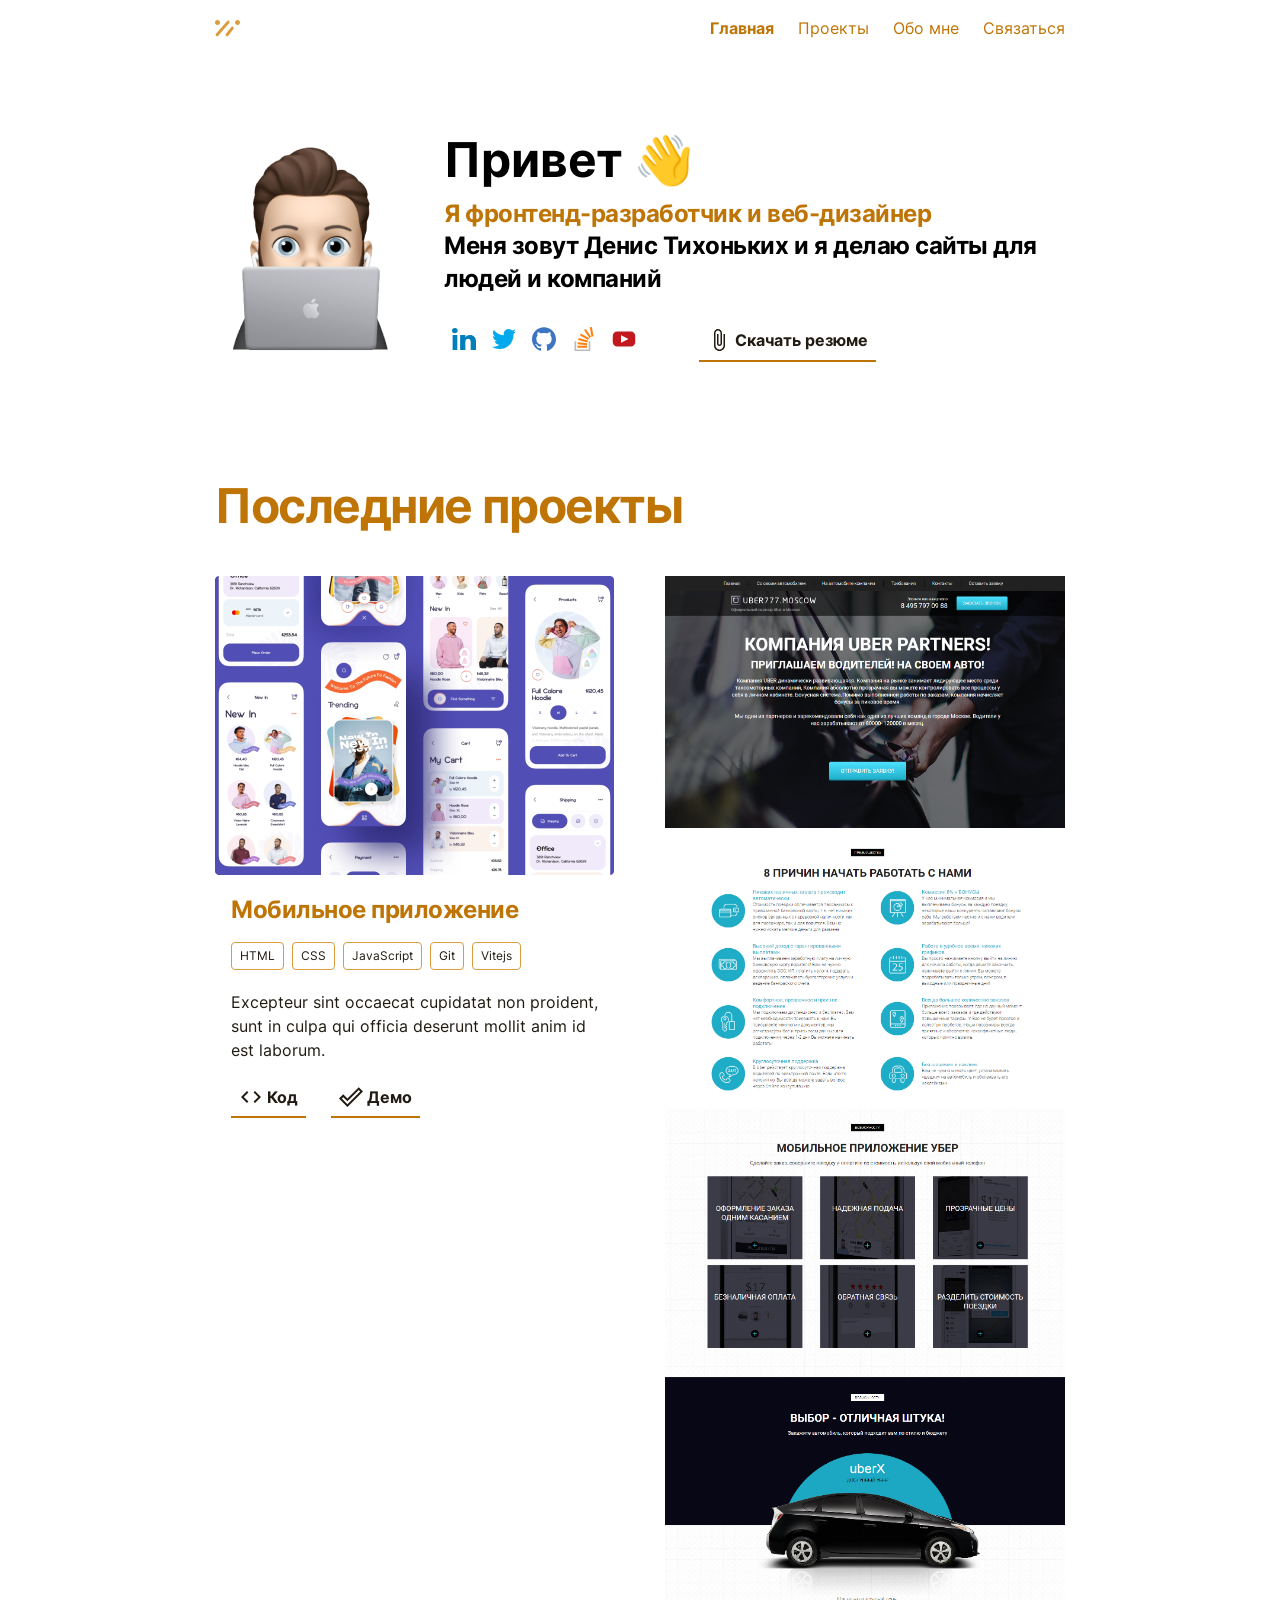
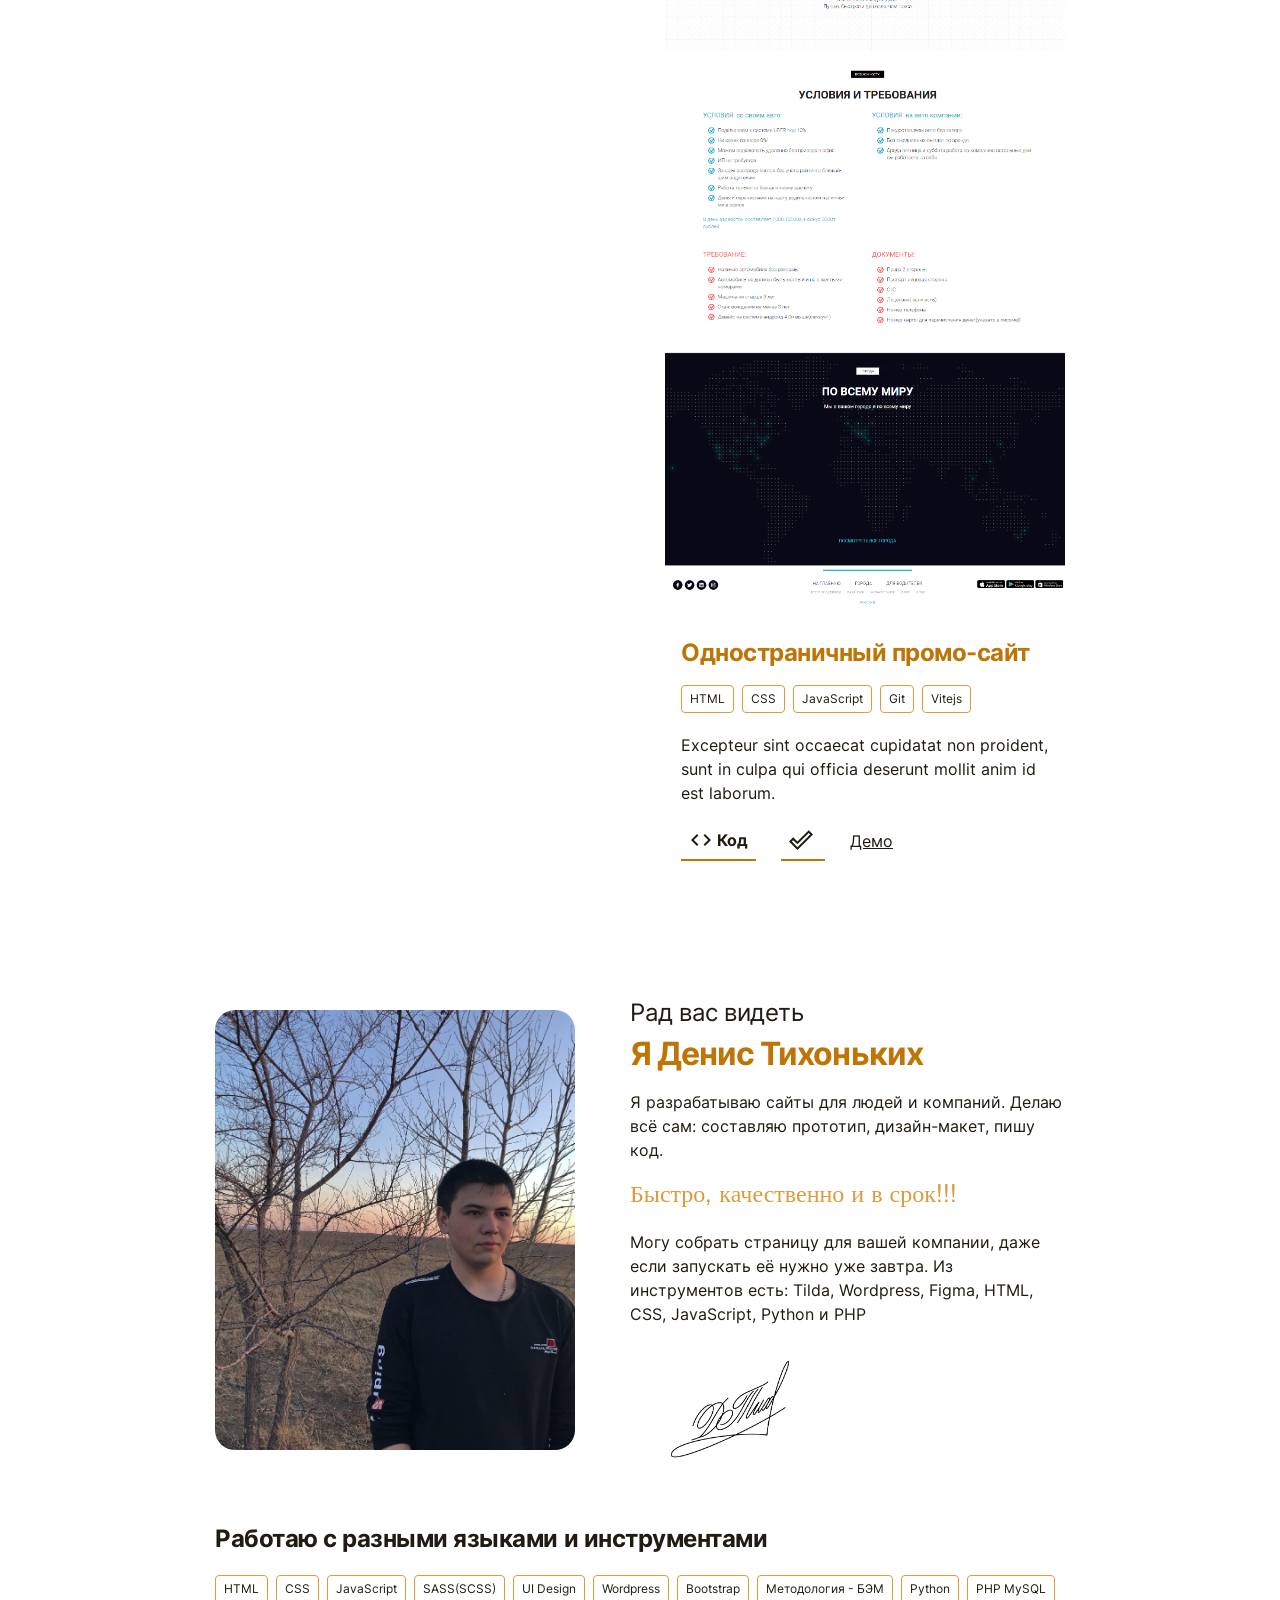
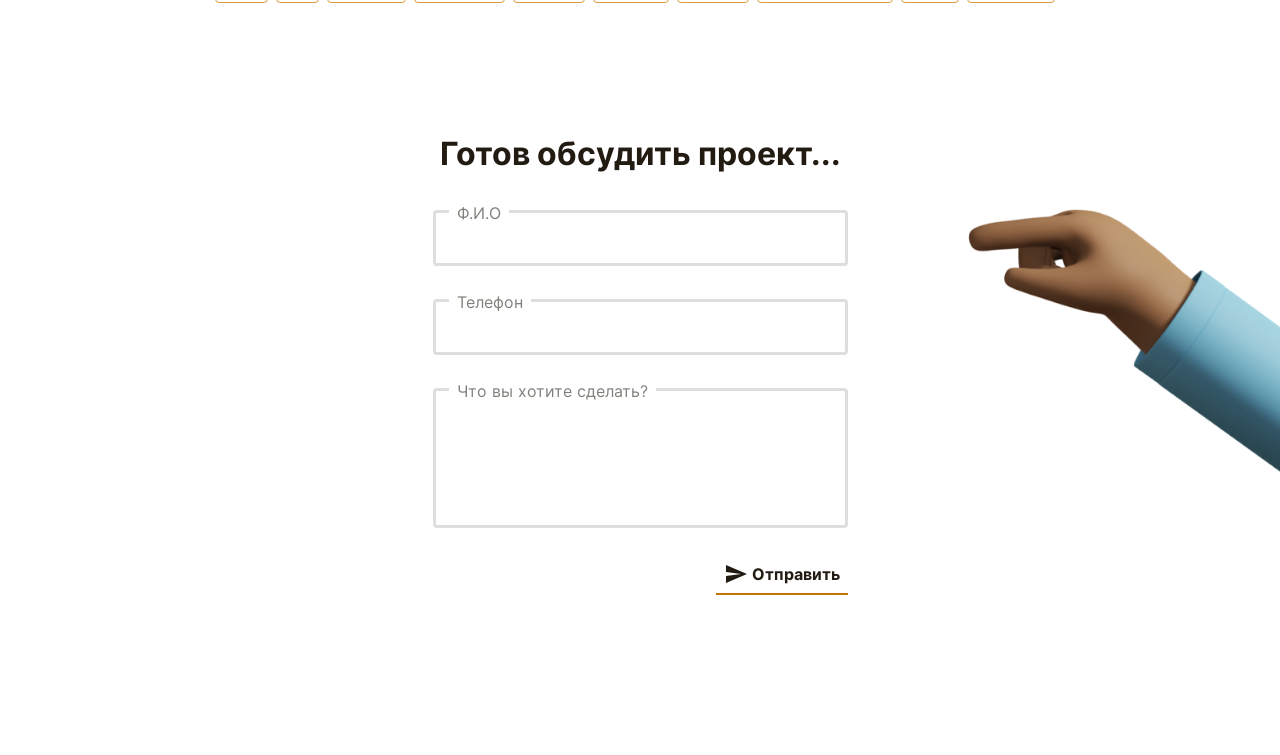
<file: index.html>
<!DOCTYPE html>
<html lang="ru">

<head>
	<meta charset="UTF-8">
	<meta name="viewport" content="width=device-width, initial-scale=1.0">
	<link rel="stylesheet" href="css/fonts.css">
	<link rel="stylesheet" href="css/normalize.css">
	<link rel="stylesheet" href="css/style.css">
	<link rel="icon" href="img/Icons/favicon.ico">
	<title>Денис Тихоньких - frontend-разработчик, фрилансер</title>
</head>

<body>
	<div class="wrapper">
		<div class="navbar">
			<div class="navbar__container _container">
				<img src="img/Union.svg" alt="union" class="header__image">
				<div class="navbar__burger">
					<span></span>
					<span></span>
					<span></span>
				</div>
				<nav class="navbar__menu">
					<ul class="navbar__menu-list">
						<li class="navbar__menu-item"><a href="#main" class="navbar__menu-link active">Главная</a></li>
						<li class="navbar__menu-item"><a href="#portfolio" class="navbar__menu-link">Проекты</a></li>
						<li class="navbar__menu-item"><a href="#developer" class="navbar__menu-link">Обо мне</a></li>
						<li class="navbar__menu-item"><a href="#feedback" class="navbar__menu-link">Связаться</a></li>
					</ul>
				</nav>
			</div>
		</div>
		<!-- .|navbar -->

		<header class="header" id="main">
			<div class="header__container _container">
				<img src="img/sticker 1.png" alt="Денис Тихоньких" class="header__photo">
				<!-- /.header__photo -->
				<div class="header__text">
					<strong class="header__text-strong">Привет 👋</strong>
					<h1 class="header__text-title"><span class="header__text-color">Я фронтенд-разработчик и
							веб-дизайнер</span> <br> Меня зовут Денис Тихоньких и я делаю сайты для людей и компаний</h1>
					<div class="header__text-links">
						<ul class="header__text-list">
							<li class="header__text-item"><a href="#" class="header__text-link"><img
										src="img/Icons/linkedin.svg" alt="linkedin"></a></li>
							<li class="header__text-item"><a href="#" class="header__text-link"><img
										src="img/Icons/twitter.svg" alt="twitter"></a></li>
							<li class="header__text-item"><a href="#" class="header__text-link"><img src="img/Icons/github.svg"
										alt="github"></a></li>
							<li class="header__text-item"><a href="#" class="header__text-link"><img
										src="img/Icons/stackoverflow.svg" alt="stackoverflow"></a></li>
							<li class="header__text-item"><a href="#" class="header__text-link"><img
										src="img/Icons/youtube.svg" alt="youtube"></a></li>
						</ul>
						<a href="resume.pdf" class="download" download>
							<img src="img/Icons/download.svg" alt="download" class="download-icon">
							<span class="download-text">Скачать резюме</span>
						</a>
					</div>
				</div>
				<!-- /.header__text -->
			</div>
		</header>
		<!-- /.header -->

		<section class="portfolio" id="portfolio">
			<div class="portfolio__container _container">
				<h2 class="portfolio__title">Последние проекты</h2>
				<div class="portfolio__cards">
					<div class="portfolio__cards-card">
						<img src="img/portfolio/image 01.png" alt="Мобильное приложение" class="portfolio__cards-image">
						<div class="portfolio__cards-wrapper">
							<h3 class="portfolio__cards-title">Мобильное приложение</h3>
							<ul class="portfolio__tags">
								<li class="portfolio__tags-item"><a href="#" class="portfolio__tags-link">HTML</a></li>
								<li class="portfolio__tags-item"><a href="#" class="portfolio__tags-link">CSS</a></li>
								<li class="portfolio__tags-item"><a href="#" class="portfolio__tags-link">JavaScript</a></li>
								<li class="portfolio__tags-item"><a href="#" class="portfolio__tags-link">Git</a></li>
								<li class="portfolio__tags-item"><a href="#" class="portfolio__tags-link">Vitejs</a></li>
							</ul>
							<p class="portfolio__cards-text">Excepteur sint occaecat cupidatat non proident, sunt in culpa qui
								officia deserunt mollit anim id est laborum.</p>
							<div class="portfolio__cards-buttons">
								<a href="#" class="portfolio__cards-button">
									<img src="img/Icons/code.svg" alt="code" class="portfolio__cards-icon">
									<span class="portfolio__cards-text">Код</span>
								</a>
								<a href="#" class="portfolio__cards-button">
									<img src="img/Icons/demo.svg" alt="demo" class="portfolio__cards-icon">
									<span class="portfolio__cards-text">Демо</span>
								</a>
							</div>
						</div>
					</div>
					<div class="portfolio__cards-card">
						<img src="img/portfolio/_G__WEB_Project_Uber_index.html.png" alt="Адаптивная вёрстка сайта на bootstrap 4" class="portfolio__cards-image">
						<div class="portfolio__cards-wrapper">
							<h3 class="portfolio__cards-title">Одностраничный промо-сайт</h3>
							<ul class="portfolio__tags">
								<li class="portfolio__tags-item"><a href="#" class="portfolio__tags-link">HTML</a></li>
								<li class="portfolio__tags-item"><a href="#" class="portfolio__tags-link">CSS</a></li>
								<li class="portfolio__tags-item"><a href="#" class="portfolio__tags-link">JavaScript</a></li>
								<li class="portfolio__tags-item"><a href="#" class="portfolio__tags-link">Git</a></li>
								<li class="portfolio__tags-item"><a href="#" class="portfolio__tags-link">Vitejs</a></li>
							</ul>
							<p class="portfolio__cards-text">Excepteur sint occaecat cupidatat non proident, sunt in culpa qui
								officia deserunt mollit anim id est laborum.</p>
							<div class="portfolio__cards-buttons">
								<a href="#" class="portfolio__cards-button">
									<img src="img/Icons/code.svg" alt="code" class="portfolio__cards-icon">
									<span class="portfolio__cards-text">Код</span>
								</a>
								<a href="#" class="portfolio__cards-button">
									<img src="img/Icons/demo.svg" alt="demo" class="portfolio__cards-icon">
									<a href="Project/Uber/index.html" class="portfolio__cards-text">Демо</a>
								</a>
							</div>
						</div>
					</div>
				</div>
			</div>
		</section>
		<!-- /.portfolio -->

		<section class="developer" id="developer">
			<div class="developer__container _container">
				<img src="img/developer-photo.jpg" alt="Денис Тихоньких" class="developer__photo">
				<div class="developer__about">
					<span class="developer__about-hello">Рад вас видеть</span>
					<h2 class="developer__about-title">Я Денис Тихоньких</h2>
					<p class="developer__about-text">Я разрабатываю сайты для людей и компаний. Делаю всё сам: составляю
						прототип, дизайн-макет, пишу код.</p>
					<span class="motto">Быстро, качественно и в срок!!!</span>
					<p class="developer__about-text">Могу собрать страницу для вашей компании, даже если запускать её нужно
						уже завтра. Из инструментов есть:
						Tilda, Wordpress, Figma, HTML, CSS, JavaScript, Python и PHP</p>
					<img src="img/Подпись.png" alt="Подпись" class="developer__about-sign">
				</div>
			</div>
		</section>
		<!-- /.developer -->

		<section class="skills" id="skills">
			<div class="skills__container _container">
				<h2 class="skills__title">Работаю с разными языками и инструментами</h2>
				<ul class="portfolio__tags skills__tags">
					<li class="portfolio__tags-item"><a href="#" class="portfolio__tags-link">HTML</a></li>
					<li class="portfolio__tags-item"><a href="#" class="portfolio__tags-link">CSS</a></li>
					<li class="portfolio__tags-item"><a href="#" class="portfolio__tags-link">JavaScript</a></li>
					<li class="portfolio__tags-item"><a href="#" class="portfolio__tags-link">SASS(SCSS)</a></li>
					<li class="portfolio__tags-item"><a href="#" class="portfolio__tags-link">UI Design</a></li>
					<li class="portfolio__tags-item"><a href="#" class="portfolio__tags-link">Wordpress</a></li>
					<li class="portfolio__tags-item"><a href="#" class="portfolio__tags-link">Bootstrap</a></li>
					<li class="portfolio__tags-item"><a href="#" class="portfolio__tags-link">Методология - БЭМ</a></li>
					<li class="portfolio__tags-item"><a href="#" class="portfolio__tags-link">Python</a></li>
					<li class="portfolio__tags-item"><a href="#" class="portfolio__tags-link">PHP MySQL</a></li>
				</ul>
			</div>
		</section>
		<!-- /.skills -->

		<section class="feedback" id="feedback">
			<img src="img/hand.png" alt="hand__bg" class="feedback__bg">
			<div class="feedback__container _container">
				<h2 class="feedback__title">Готов обсудить проект...</h2>
				<form action="#" class="form">
					<div class="form__group">
						<label class="form__group-label" for="userName">Ф.И.О</label>
						<input type="text" id="userName" name="client_name" class="form__group-input">
					</div>
					<div class="form__group">
						<label class="form__group-label" for="userPhone">Телефон</label>
						<input type="text" id="userPhone" name="client_phone" class="form__group-input">
					</div>
					<div class="form__group">
						<label class="form__group-label" for="userMessage">Что вы хотите сделать?</label>
						<textarea id="userMessage" cols="1000" rows="30" name="client_message" class="form__group-input form__group-text"></textarea>
					</div>
					<div class="button-group">
						<button type="submit" class="submit-button">
							<img src="img/Icons/send.svg" alt="send-icon" class="download-icon">
							<span class="download-text">Отправить</span>
						</button>
					</div>
				</form>
			</div>
		</section>

	</div>

	<script src="js/main.js"></script>
</body>

</html>
</file>
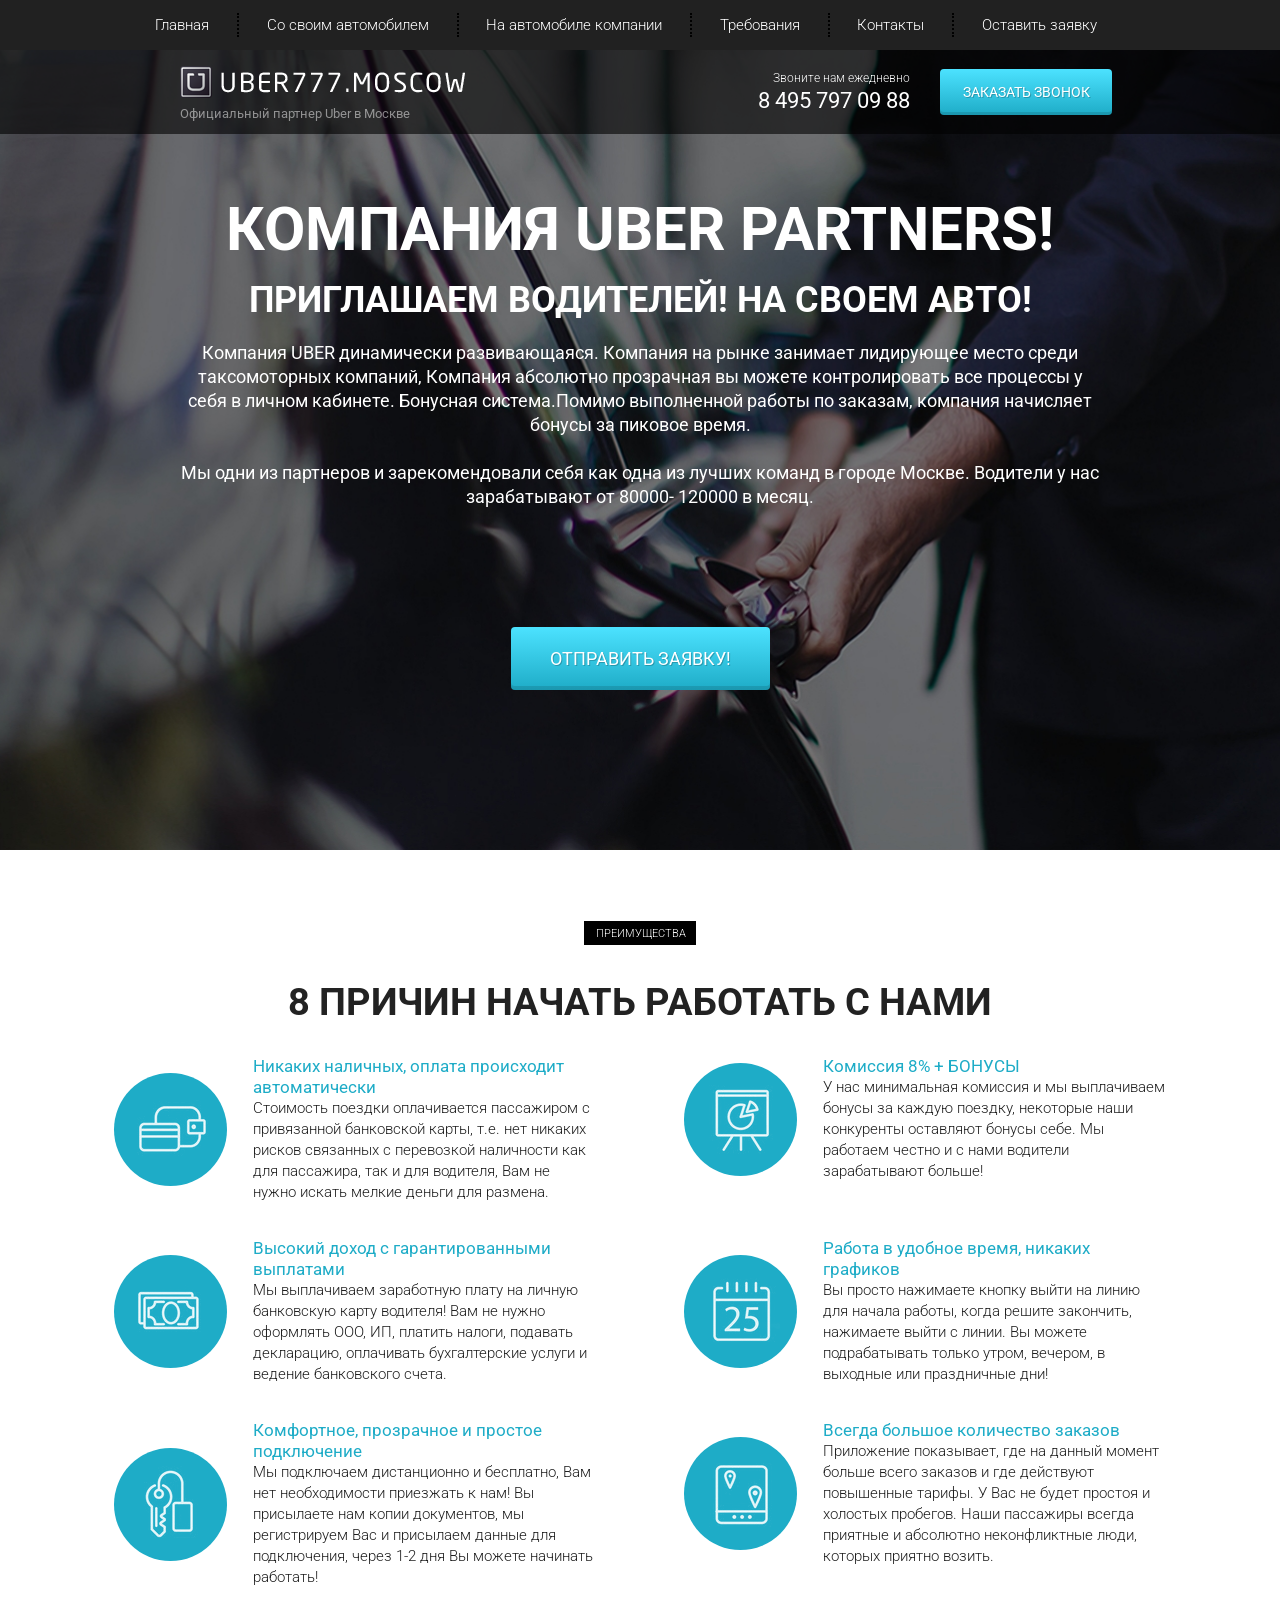
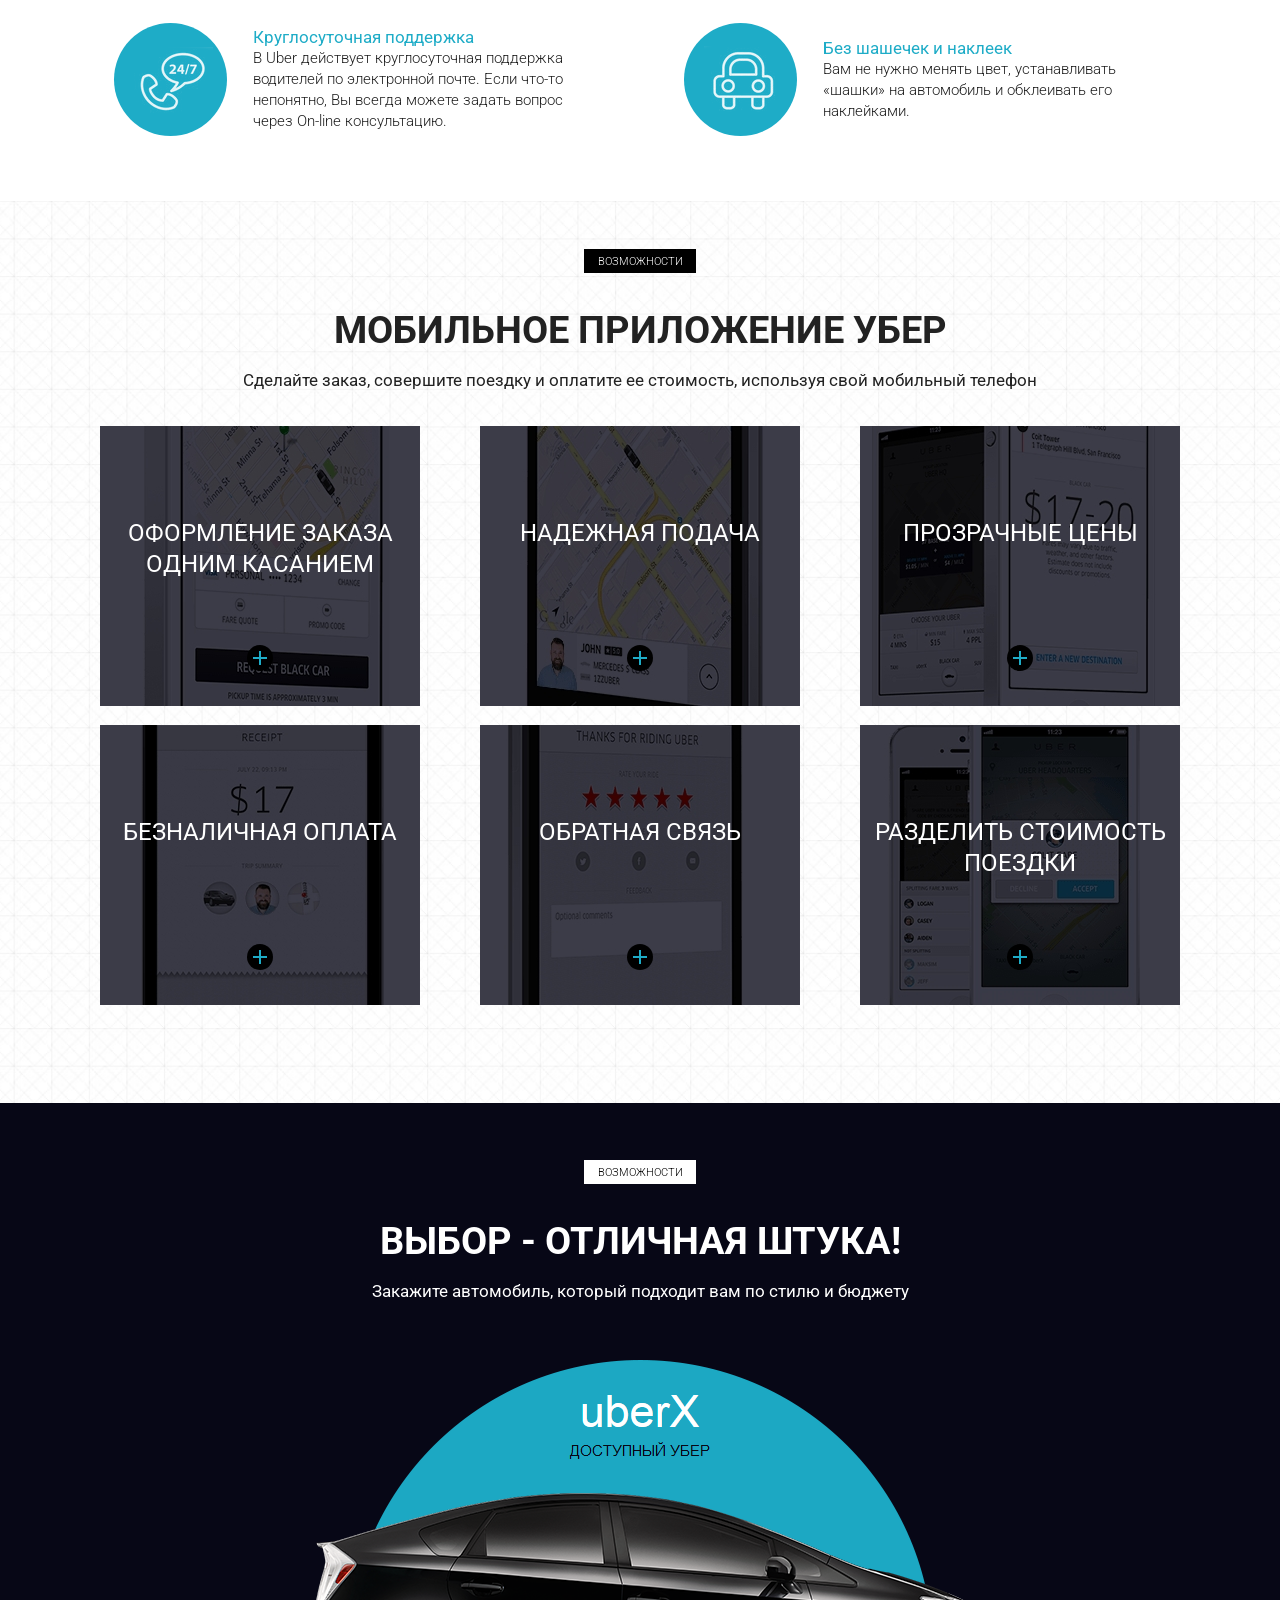
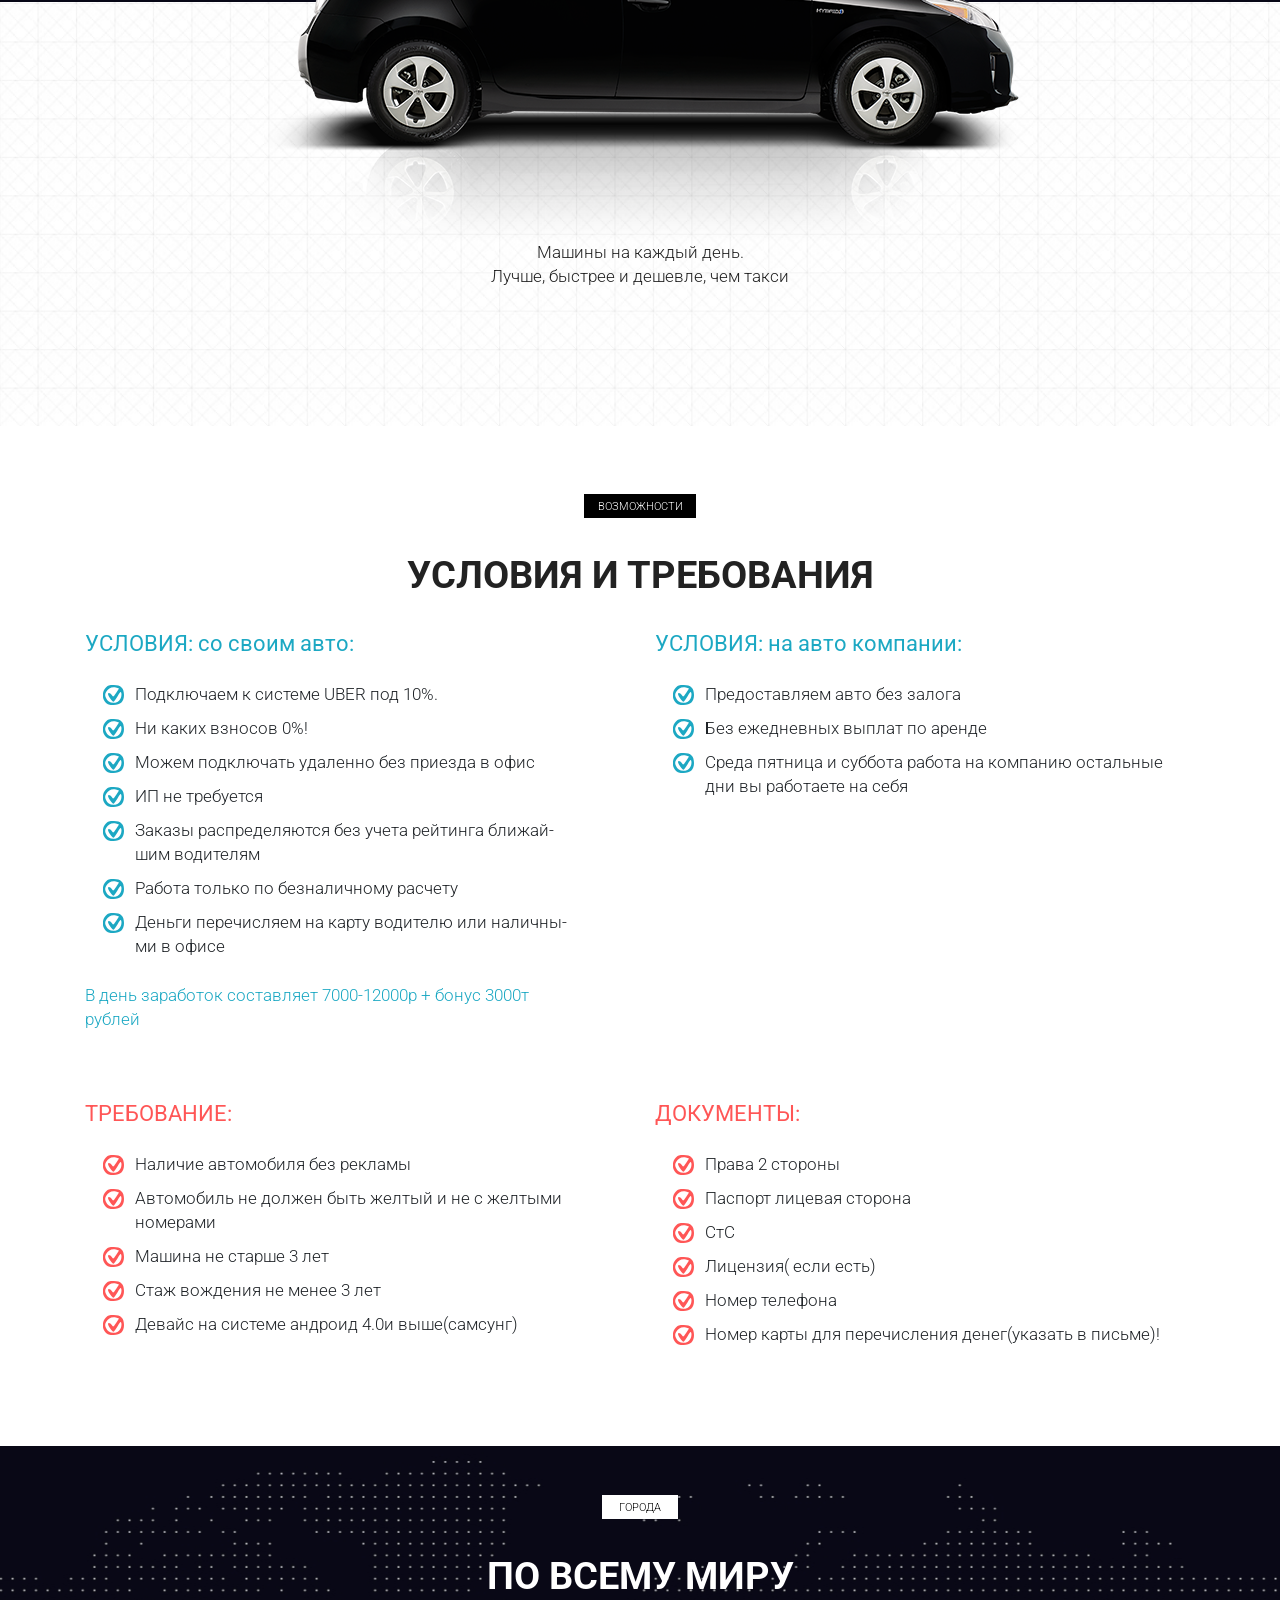
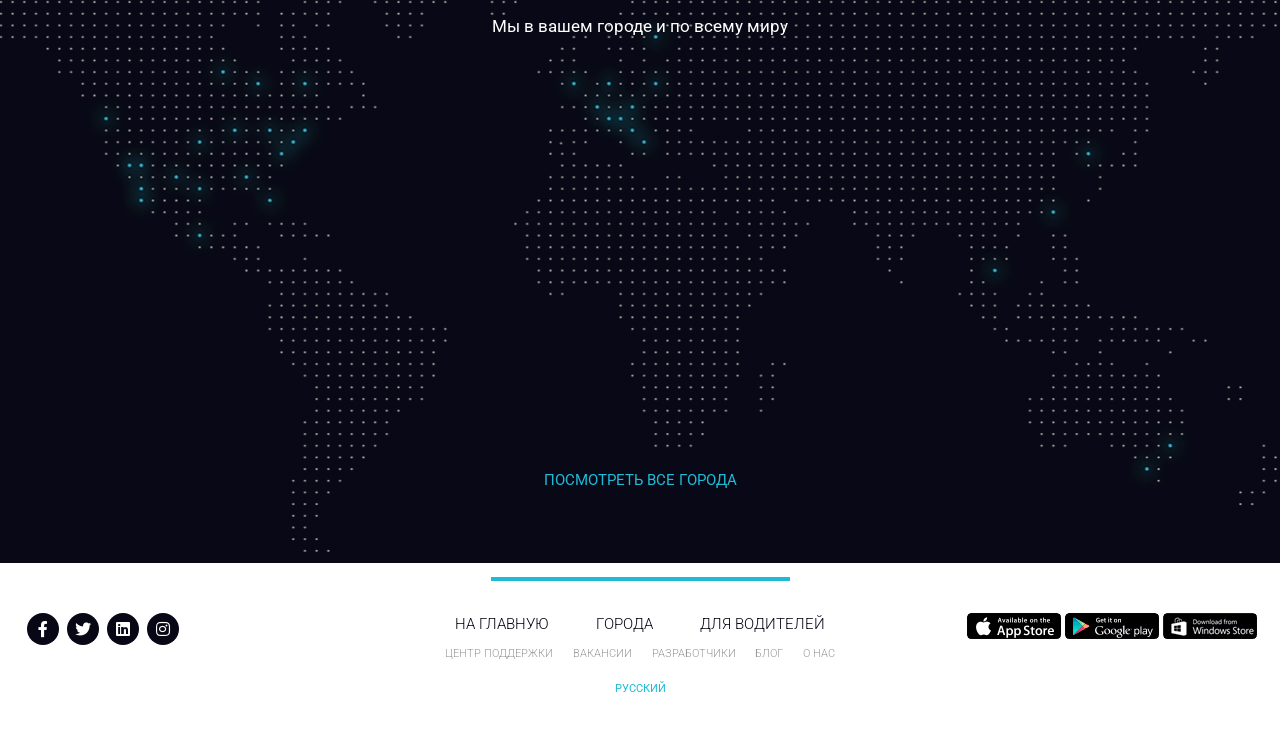
<file: Project/Uber/index.html>
<!DOCTYPE html>
<html lang="ru">

<head>
   <meta charset="UTF-8">
   <meta name="viewport" content="width=device-width, initial-scale=1.0">
   <meta http-equiv="X-UA-Compatible" content="ie=edge">
   <title>Uber</title>
   <link rel="shortcut icon" href="icons/favicon.ico" type="image/x-icon">
   <link href="https://fonts.googleapis.com/css?family=Roboto:300,400,700&amp;subset=cyrillic-ext" rel="stylesheet">
   <link rel="stylesheet" href="css/bootstrap-reboot.min.css">
   <link rel="stylesheet" href="css/bootstrap-grid.min.css">
   <link rel="stylesheet" href="https://use.fontawesome.com/releases/v5.8.2/css/all.css"
      integrity="sha384-oS3vJWv+0UjzBfQzYUhtDYW+Pj2yciDJxpsK1OYPAYjqT085Qq/1cq5FLXAZQ7Ay" crossorigin="anonymous">
   <link rel="stylesheet" href="css/style.min.css">
</head>

<body>
   <header>
      <nav>
         <div class="container">
            <ul class="menu">
               <li class="menu_item"><a href="#" class="menu_link">Главная</a></li>
               <li class="menu_item"><a href="#require" class="menu_link">Со своим автомобилем</a></li>
               <li class="menu_item"><a href="#require" class="menu_link">На автомобиле компании</a></li>
               <li class="menu_item"><a href="#" class="menu_link">Требования</a></li>
               <li class="menu_item"><a href="#" class="menu_link">Контакты</a></li>
               <li class="menu_item"><a href="#" class="menu_link">Оставить заявку</a></li>
            </ul>
         </div>
         <div class="hamburger">
            <span></span>
            <span></span>
            <span></span>
         </div>
      </nav>
      <div class="subheader">
         <div class="container">
            <div class="row">
               <div class="col-6 col-md-4 offset-md-1">
                  <a href="#" class="subheader_logo"><img src="icons/logo.png" alt="logo"></a>
                  <div class="subheader_official">Официальный партнер Uber в Москве</div>
               </div>

               <div class="xs-hidden col-md-3 offset-md-1 col-xl-2 offset-xl-2">
                  <div class="subheader_call">Звоните нам ежедневно</div>
                  <a href="tel:84957970988" class="subheader_phone">8 495 797 09 88</a>
               </div>

               <div class="col-6 col-md-3">
                  <a href="tel:84957970988" class="xs-visible subheader_phone">8 495 797 09 88</a>
                  <button class="subheader_btn">заказать звонок</button>
               </div>
            </div>
         </div>
      </div>
   </header>

   <section class="promo">
      <div class="container">
         <div class="row">
            <div class="col-md-12 offset-md-0 col-lg-10 offset-lg-1">
               <h1 class="promo_header">КОМПАНИЯ UBER PARTNERS!</h1>
               <h2 class="promo_subheader">ПРИГЛАШАЕМ ВОДИТЕЛЕЙ! НА СВОЕМ АВТО!</h2>
               <div class="promo_descr">
                  Компания UBER динамически развивающаяся. Компания на рынке занимает лидирующее место среди
                  таксомоторных компаний, Компания абсолютно прозрачная вы можете контролировать все процессы у себя в
                  личном кабинете. Бонуcная система.Помимо выполненной работы по заказам, компания начисляет бонусы за
                  пиковое время.
                  <br><br>
                  Мы одни из партнеров и зарекомендовали себя как одна из лучших команд в городе Москве. Водители у нас
                  зарабатывают от 80000- 120000 в месяц.
               </div>
               <button class="promo_btn">ОТПРАВИТЬ ЗАЯВКУ!</button>
            </div>
         </div>
      </div>
   </section>

   <section class="reasons">
      <div class="container">
         <div class="label">преимущества</div>
         <h2 class="title">8 причин начать работать с нами</h2>
         <div class="row">
            <div class="col-md-6">
               <div class="reasons_block">
                  <div class="reasons_round">
                     <img src="icons/reasons/reason_1.png" alt="reason">
                  </div>
                  <div class="reasons_descr">
                     <div class="reasons_subtitle">Никаких наличных, оплата происходит автоматически</div>
                     <div class="reasons_text">
                        Стоимость поездки оплачивается пассажиром с привязанной банковской карты, т.е. нет никаких
                        рисков связанных с перевозкой наличности как для пассажира, так и для водителя, Вам не нужно
                        искать мелкие деньги для размена.
                     </div>
                  </div>
               </div>
            </div>
            <div class="col-md-6">
               <div class="reasons_block">
                  <div class="reasons_round">
                     <img src="icons/reasons/reason_2.png" alt="reason">
                  </div>
                  <div class="reasons_descr">
                     <div class="reasons_subtitle">Комиссия 8% + БОНУСЫ</div>
                     <div class="reasons_text">
                        У нас минимальная комиссия и мы выплачиваем бонусы за каждую поездку, некоторые наши конкуренты
                        оставляют бонусы себе. Мы работаем честно и с нами водители зарабатывают больше!
                     </div>
                  </div>
               </div>
            </div>
            <div class="col-md-6">
               <div class="reasons_block">
                  <div class="reasons_round">
                     <img src="icons/reasons/reason_3.png" alt="reason">
                  </div>
                  <div class="reasons_descr">
                     <div class="reasons_subtitle">Высокий доход с гарантированными выплатами</div>
                     <div class="reasons_text">
                        Мы выплачиваем заработную плату на личную банковскую карту водителя! Вам не нужно оформлять ООО,
                        ИП, платить налоги, подавать декларацию, оплачивать бухгалтерские услуги и ведение банковского
                        счета.
                     </div>
                  </div>
               </div>
            </div>
            <div class="col-md-6">
               <div class="reasons_block">
                  <div class="reasons_round">
                     <img src="icons/reasons/reason_4.png" alt="reason">
                  </div>
                  <div class="reasons_descr">
                     <div class="reasons_subtitle">Работа в удобное время, никаких графиков</div>
                     <div class="reasons_text">
                        Вы просто нажимаете кнопку выйти на линию для начала работы, когда решите закончить, нажимаете
                        выйти с линии. Вы можете подрабатывать только утром, вечером, в выходные или праздничные дни!
                     </div>
                  </div>
               </div>
            </div>
            <div class="col-md-6">
               <div class="reasons_block">
                  <div class="reasons_round">
                     <img src="icons/reasons/reason_5.png" alt="reason">
                  </div>
                  <div class="reasons_descr">
                     <div class="reasons_subtitle">Комфортное, прозрачное и простое подключение</div>
                     <div class="reasons_text">
                        Мы подключаем дистанционно и бесплатно, Вам нет необходимости приезжать к нам! Вы присылаете нам
                        копии документов, мы регистрируем Вас и присылаем данные для подключения, через 1-2 дня Вы
                        можете начинать работать!
                     </div>
                  </div>
               </div>
            </div>
            <div class="col-md-6">
               <div class="reasons_block">
                  <div class="reasons_round">
                     <img src="icons/reasons/reason_6.png" alt="reason">
                  </div>
                  <div class="reasons_descr">
                     <div class="reasons_subtitle">Всегда большое количество заказов</div>
                     <div class="reasons_text">
                        Приложение показывает, где на данный момент больше всего заказов и где действуют повышенные
                        тарифы. У Вас не будет простоя и холостых пробегов. Наши пассажиры всегда приятные и абсолютно
                        неконфликтные люди, которых приятно возить.
                     </div>
                  </div>
               </div>
            </div>
            <div class="col-md-6">
               <div class="reasons_block">
                  <div class="reasons_round">
                     <img src="icons/reasons/reason_7.png" alt="reason">
                  </div>
                  <div class="reasons_descr">
                     <div class="reasons_subtitle">Круглосуточная поддержка</div>
                     <div class="reasons_text">
                        В Uber действует круглосуточная поддержка водителей по электронной почте. Если что-то непонятно,
                        Вы всегда можете задать вопрос через On-line консультацию.
                     </div>
                  </div>
               </div>
            </div>
            <div class="col-md-6">
               <div class="reasons_block">
                  <div class="reasons_round">
                     <img src="icons/reasons/reason_8.png" alt="reason">
                  </div>
                  <div class="reasons_descr">
                     <div class="reasons_subtitle">Без шашечек и наклеек</div>
                     <div class="reasons_text">
                        Вам не нужно менять цвет, устанавливать «шашки» на автомобиль и обклеивать его наклейками.
                     </div>
                  </div>
               </div>
            </div>
         </div>
      </div>
   </section>

   <section class="mobile">
      <div class="container">
         <div class="label">возможности</div>
         <h2 class="title">мобильное приложение убер</h2>
         <div class="subtitle">Сделайте заказ, совершите поездку и оплатите ее стоимость, используя свой мобильный
            телефон</div>

         <div class="row">
            <div class="col-md-6 col-lg-4">
               <div class="mobile_item mobile_item_1">
                  <div class="mobile_item_subtitle">
                     оформление заказа одним касанием
                  </div>
                  <div class="mobile_item_plus"></div>
               </div>
            </div>
            <div class="col-md-6 col-lg-4">
               <div class="mobile_item mobile_item_2">
                  <div class="mobile_item_subtitle">
                     надежная подача
                  </div>
                  <div class="mobile_item_plus"></div>
               </div>
            </div>
            <div class="col-md-6 col-lg-4">
               <div class="mobile_item mobile_item_3">
                  <div class="mobile_item_subtitle">
                     прозрачные цены
                  </div>
                  <div class="mobile_item_plus"></div>
               </div>
            </div>
            <div class="col-md-6 col-lg-4">
               <div class="mobile_item mobile_item_4">
                  <div class="mobile_item_subtitle">
                     безналичная оплата
                  </div>
                  <div class="mobile_item_plus"></div>
               </div>
            </div>
            <div class="col-md-6 col-lg-4">
               <div class="mobile_item mobile_item_5">
                  <div class="mobile_item_subtitle">
                     обратная связь
                  </div>
                  <div class="mobile_item_plus"></div>
               </div>
            </div>
            <div class="col-md-6 col-lg-4">
               <div class="mobile_item mobile_item_6">
                  <div class="mobile_item_subtitle">
                     разделить стоимость поездки
                  </div>
                  <div class="mobile_item_plus"></div>
               </div>
            </div>
         </div>
      </div>
   </section>

   <section class="choice">
      <div class="container">
         <div class="black"></div>
         <div class="label label_white">возможности</div>
         <h2 class="title title_white hidden-320">Выбор - отличная штука!</h2>
         <div class="subtitle subtitle_white hidden-320">Закажите автомобиль, который подходит вам по стилю и бюджету
         </div>

         <img src="img/car.png" alt="uber car" class="choice_img">
         <div class="choice_descr">
            Машины на каждый день.<br>
            Лучше, быстрее и дешевле, чем такси
         </div>
      </div>
   </section>

   <section class="require" id="require">
      <div class="container">
         <div class="label">возможности</div>
         <h2 class="title">условия и требования</h2>
         <div class="row">
            <div class="col-md-6">
               <div class="require_block">
                  <div class="require_title">
                     УСЛОВИЯ: со своим авто:
                  </div>
                  <ul class="require_list">
                     <li>Подключаем к системе UBER под 10%.</li>
                     <li>
                        Ни каких взносов 0%!
                     </li>
                     <li>
                        Можем подключать удаленно без приезда в офис
                     </li>
                     <li>
                        ИП не требуется
                     </li>
                     <li>
                        Заказы распределяются без учета рейтинга ближай-<br>шим водителям
                     </li>
                     <li>
                        Работа только по безналичному расчету
                     </li>
                     <li>
                        Деньги перечисляем на карту водителю или наличны-<br>ми в офисе
                     </li>
                  </ul>
                  <div class="require_descr">
                     В день заработок составляет 7000-12000р + бонус 3000т<br> рублей
                  </div>
               </div>
            </div>
            <div class="col-md-6">
               <div class="require_block">
                  <div class="require_title">
                     УСЛОВИЯ: на авто компании:
                  </div>
                  <ul class="require_list">
                     <li>
                        Предоставляем авто без залога
                     </li>
                     <li>
                        Без ежедневных выплат по аренде
                     </li>
                     <li>
                        Среда пятница и суббота работа на компанию остальные дни вы работаете на себя
                     </li>
                  </ul>
               </div>
            </div>
            <div class="col-md-6">
               <div class="require_block require_block_nmb warning">
                  <div class="require_title">
                     ТРЕБОВАНИЕ:
                  </div>
                  <ul class="require_list">
                     <li>
                        Наличие автомобиля без рекламы
                     </li>
                     <li>
                        Автомобиль не должен быть желтый и не с желтыми номерами
                     </li>
                     <li>
                        Машина не старше 3 лет
                     </li>
                     <li>
                        Стаж вождения не менее 3 лет
                     </li>
                     <li>
                        Девайс на системе андроид 4.0и выше(самсунг)
                     </li>
                  </ul>
               </div>
            </div>
            <div class="col-md-6">
               <div class="require_block require_block_nmb warning">
                  <div class="require_title">
                     ДОКУМЕНТЫ:
                  </div>
                  <ul class="require_list">
                     <li>
                        Права 2 стороны
                     </li>
                     <li>
                        Паспорт лицевая сторона
                     </li>
                     <li>
                        СтС
                     </li>
                     <li>
                        Лицензия( если есть)
                     </li>
                     <li>
                        Номер телефона
                     </li>
                     <li>
                        Номер карты для перечисления денег(указать в письме)!
                     </li>
                  </ul>
               </div>
            </div>
         </div>
      </div>
   </section>

   <section class="world">
      <div class="container">
         <div class="label label_white label_min">города</div>
         <h2 class="title title_white">По всему миру</h2>
         <div class="subtitle subtitle_white">Мы в вашем городе и по всему миру</div>

         <a href="#" class="world_link">посмотреть все города</a>
      </div>
   </section>

   <footer>
      <div class="footer_divider"></div>
      <div class="footer_wrapper">
         <!-- Если не оборачивать каждый блок в обертку - получится криво -->
         <div>
            <div class="footer_social">
               <a href="#" class="footer_social_item">
                  <i class="fab fa-facebook-f"></i>
               </a>
               <a href="#" class="footer_social_item">
                  <i class="fab fa-twitter"></i>
               </a>
               <a href="#" class="footer_social_item">
                  <i class="fab fa-linkedin"></i>
               </a>
               <a href="#" class="footer_social_item">
                  <i class="fab fa-instagram"></i>
               </a>
            </div>
         </div>
         <div>
            <div class="footer_links">
               <div class="footer_links_main">
                  <a href="#">на главную</a>
                  <a href="#">города</a>
                  <a href="#">для водителей</a>
               </div>
               <div class="footer_links_sub">
                  <a href="#">центр поддержки</a>
                  <a href="#">вакансии</a>
                  <a href="#">разработчики</a>
                  <a href="#">блог</a>
                  <a href="#">о нас</a>
               </div>
               <a href="#" class="footer_links_lang">Русский</a>
            </div>
         </div>
         <div>
            <div class="footer_mobile">
               <a href="#">
                  <img src="img/app_store.png" alt="App Store">
               </a>
               <a href="#">
                  <img src="img/google_play.png" alt="Google play">
               </a>
               <a href="#">
                  <img src="img/windows_store.png" alt="Windows store">
               </a>
            </div>
         </div>
      </div>
   </footer>

   <script src="js/script.js"></script>
</body>

</html>
</file>
<file: css/fonts.css>
@charset "UTF-8";
@font-face {
  font-family: 'Inter-Regular';
  src: url("../fonts/Inter-Regular/Inter-Regular.eot");
  src: local("☺"), url("../fonts/Inter-Regular/Inter-Regular.woff") format("woff"), url("../fonts/Inter-Regular/Inter-Regular.ttf") format("truetype"), url("../fonts/Inter-Regular/Inter-Regular.svg") format("svg");
  font-weight: 400;
  font-style: normal;
}

@font-face {
  font-family: 'Inter-Bold';
  src: url("../fonts/Inter-Bold/Inter-Bold.eot");
  src: local("☺"), url("../fonts/Inter-Bold/Inter-Bold.woff") format("woff"), url("../fonts/Inter-Bold/Inter-Bold.ttf") format("truetype"), url("../fonts/Inter-Bold/Inter-Bold.svg") format("svg");
  font-weight: 700;
  font-style: normal;
}

@font-face {
  font-family: 'Helvetica-Regular';
  src: url("../fonts/Helvetica-Regular/Helvetica-Regular.eot");
  src: local("☺"), url("../fonts/Helvetica-Regular/Helvetica-Regular.woff") format("woff"), url("../fonts/Helvetica-Regular/Helvetica-Regular.ttf") format("truetype"), url("../fonts/Helvetica-Regular/Helvetica-Regular.svg") format("svg");
  font-weight: 400;
  font-style: normal;
}

@font-face {
  font-family: 'RobotoMono-Bold';
  src: url("../fonts/RobotoMono-Regular/RobotoMono-Regular.eot");
  src: local("☺"), url("../fonts/RobotoMono-Regular/RobotoMono-Regular.woff") format("woff"), url("../fonts/RobotoMono-Regular/RobotoMono-Regular.ttf") format("truetype"), url("../fonts/RobotoMono-Regular/RobotoMono-Regular.svg") format("svg");
  font-weight: normal;
  font-style: normal;
}
</file>
<file: css/style.css>
.navbar__container {
  display: -webkit-box;
  display: -ms-flexbox;
  display: flex;
  width: 100%;
  -webkit-box-align: center;
      -ms-flex-align: center;
          align-items: center;
  -webkit-box-pack: justify;
      -ms-flex-pack: justify;
          justify-content: space-between;
}

.navbar__burger {
  display: none;
}

.navbar__menu-list {
  display: -webkit-box;
  display: -ms-flexbox;
  display: flex;
  list-style: none;
  padding: 0;
  -webkit-box-align: center;
      -ms-flex-align: center;
          align-items: center;
}

.navbar__menu-item:not(:last-child) {
  margin-right: 24px;
}

.navbar__menu-link {
  text-decoration: none;
  font-size: 16px;
  line-height: 150%;
  color: #BF7506;
}

.navbar__menu-link.active {
  font-family: 'Inter-Bold';
}

.header__container {
  padding: 70px 0;
  display: -webkit-box;
  display: -ms-flexbox;
  display: flex;
  -webkit-box-align: center;
      -ms-flex-align: center;
          align-items: center;
  -webkit-box-pack: center;
      -ms-flex-pack: center;
          justify-content: center;
}

.header__text {
  font-family: 'Inter-Bold';
  margin-left: 27px;
}

.header__text-strong {
  font-size: 48px;
  line-height: 125%;
}

.header__text-title {
  font-size: 24px;
  line-height: 135%;
  letter-spacing: -0.02em;
  margin: 8px 0 24px 0;
}

.header__text-color {
  color: #BF7506;
}

.header__text-links {
  display: -webkit-box;
  display: -ms-flexbox;
  display: flex;
}

.header__text-list {
  list-style: none;
  padding: 0;
  margin: 0;
  display: -webkit-box;
  display: -ms-flexbox;
  display: flex;
  -webkit-box-align: center;
      -ms-flex-align: center;
          align-items: center;
}

.header__text-link {
  display: block;
  padding: 8px;
}

.download {
  margin-left: 55px;
  font-family: 'Inter-Bold';
  display: -webkit-box;
  display: -ms-flexbox;
  display: flex;
  -webkit-box-align: center;
      -ms-flex-align: center;
          align-items: center;
  padding: 7px 8px;
  text-decoration: none;
  font-size: 16px;
  line-height: 150%;
  color: #211B12;
  border-bottom: 2px solid #BF7506;
}

.download-icon {
  margin-right: 4px;
}

.portfolio__title {
  font-family: 'Inter-Bold';
  font-size: 48px;
  line-height: 125%;
  letter-spacing: -0.03em;
  color: #BF7506;
}

.portfolio__cards {
  display: -webkit-box;
  display: -ms-flexbox;
  display: flex;
  -webkit-box-align: start;
      -ms-flex-align: start;
          align-items: flex-start;
  -webkit-box-pack: justify;
      -ms-flex-pack: justify;
          justify-content: space-between;
}

.portfolio__cards-card {
  max-width: 400px;
  margin-bottom: 40px;
}

.portfolio__cards-image {
  max-width: 100%;
}

.portfolio__cards-wrapper {
  padding: 16px;
}

.portfolio__cards-title {
  margin-top: 0;
  font-family: 'Inter-Bold';
  font-size: 24px;
  line-height: 135%;
  letter-spacing: -0.02em;
  color: #BF7506;
  margin-bottom: 8px;
}

.portfolio__cards-buttons {
  display: -webkit-box;
  display: -ms-flexbox;
  display: flex;
  -webkit-box-align: center;
      -ms-flex-align: center;
          align-items: center;
}

.portfolio__cards-text {
  font-size: 16px;
  line-height: 150%;
  color: #211B12;
}

.portfolio__cards-button {
  font-family: 'Inter-Bold';
  display: -webkit-box;
  display: -ms-flexbox;
  display: flex;
  -webkit-box-align: center;
      -ms-flex-align: center;
          align-items: center;
  padding: 7px 8px;
  text-decoration: none;
  font-size: 16px;
  line-height: 150%;
  color: #211B12;
  border-bottom: 2px solid #BF7506;
}

.portfolio__cards-button:not(:last-child) {
  margin-right: 25px;
}

.portfolio__cards-icon {
  margin-right: 4px;
}

.portfolio__tags {
  list-style: none;
  padding: 0;
  margin: 0;
  display: -webkit-box;
  display: -ms-flexbox;
  display: flex;
  -webkit-box-align: center;
      -ms-flex-align: center;
          align-items: center;
  margin-top: 8px;
  margin-top: 16px;
}

.portfolio__tags-item {
  margin-bottom: 4px;
}

.portfolio__tags-item:not(:last-child) {
  margin-right: 4px;
}

.portfolio__tags-link {
  display: inline-block;
  padding: 4px 8px;
  font-size: 12px;
  line-height: 150%;
  margin-right: 4px;
  color: #211B12;
  text-decoration: none;
  background: #FFFFFF;
  border: 1px solid #DD9C3C;
  border-radius: 4px;
}

.developer {
  padding: 80px 0 20px 0;
}

.developer__container {
  display: -webkit-box;
  display: -ms-flexbox;
  display: flex;
  -webkit-box-align: center;
      -ms-flex-align: center;
          align-items: center;
}

.developer__photo {
  width: 360px;
  height: 440px;
  border-radius: 20px;
  -ms-flex-negative: 0;
      flex-shrink: 0;
  -o-object-fit: cover;
     object-fit: cover;
}

.developer__about {
  margin-left: 55px;
}

.developer__about-hello {
  font-size: 24px;
  line-height: 135%;
  letter-spacing: -0.02em;
  color: #211B12;
}

.developer__about-title {
  font-size: 32px;
  line-height: 125%;
  letter-spacing: -0.03em;
  color: #BF7506;
  font-family: 'Inter-Bold';
  margin-top: 4px;
  margin-bottom: 16px;
}

.developer__about-text {
  font-size: 16px;
  line-height: 150%;
  color: #211B12;
  margin-bottom: 16px;
}

.developer__about-sign {
  margin-top: 16px;
  max-width: 200px;
}

.motto {
  font-family: 'Helvetica-Regular';
  margin-bottom: 16px;
  font-size: 24px;
  line-height: 150%;
  color: #DD9C3C;
}

.skills {
  padding: 20px 0;
}

.skills__title {
  font-size: 24px;
  line-height: 135%;
  letter-spacing: -0.02em;
  color: #211B12;
  font-family: 'Inter-Bold';
}

.skills__tags {
  display: -webkit-box;
  display: -ms-flexbox;
  display: flex;
  -ms-flex-wrap: wrap;
      flex-wrap: wrap;
}

.feedback {
  padding: 80px 0 160px;
  position: relative;
}

.feedback__bg {
  position: absolute;
  top: 25%;
  right: 0;
  width: 25%;
}

.feedback__container {
  max-width: 435px;
  margin: 0 auto;
  display: -webkit-box;
  display: -ms-flexbox;
  display: flex;
  -webkit-box-orient: vertical;
  -webkit-box-direction: normal;
      -ms-flex-direction: column;
          flex-direction: column;
  -webkit-box-align: center;
      -ms-flex-align: center;
          align-items: center;
}

.feedback__title {
  font-family: 'Inter-Bold';
  font-size: 32px;
  line-height: 125%;
  color: #211B12;
}

.form__group {
  padding-top: 9px;
  position: relative;
}

.form__group:not(:last-child) {
  margin-bottom: 24px;
}

.form__group-label {
  position: absolute;
  left: 16px;
  top: 0;
  font-size: 16px;
  line-height: 150%;
  color: #83807C;
  padding: 0 8px;
  background-color: #fff;
}

.form__group-input {
  border: 3px solid #E0DEDC;
  border-radius: 4px;
  width: 100%;
  height: 56px;
  outline: none;
  padding: 5px 0 5px 15px;
  font-family: 'Inter-Bold';
  color: #211b12f0;
  font-size: 16px;
  line-height: 150%;
}

.form__group-text {
  min-height: 140px;
  resize: none;
}

.button-group {
  display: -webkit-box;
  display: -ms-flexbox;
  display: flex;
  -webkit-box-pack: end;
      -ms-flex-pack: end;
          justify-content: flex-end;
}

.submit-button {
  font-family: 'Inter-Bold';
  display: -webkit-box;
  display: -ms-flexbox;
  display: flex;
  -webkit-box-align: center;
      -ms-flex-align: center;
          align-items: center;
  padding: 7px 8px;
  text-decoration: none;
  font-size: 16px;
  line-height: 150%;
  color: #211B12;
  border: none;
  border-bottom: 2px solid #BF7506;
  background-color: #fff;
  cursor: pointer;
}

@media (max-width: 1024px) {
  ._container {
    max-width: 760px;
  }
  .portfolio__cards-card {
    max-width: 360px;
  }
  .portfolio__cards-wrapper {
    padding: 8px 0;
  }
}

@media (max-width: 790px) {
  ._container {
    max-width: 576px;
  }
  .portfolio__cards-card {
    max-width: 45%;
  }
  .portfolio__cards-wrapper {
    padding: 8px 0;
  }
  .portfolio__tags {
    -ms-flex-wrap: wrap;
        flex-wrap: wrap;
  }
  .header__photo {
    max-width: 150px;
  }
  .header__text-strong {
    font-size: 36px;
  }
  .header__text-title {
    font-size: 18px;
  }
  .download {
    margin-left: 15px;
  }
  .developer__container {
    -webkit-box-orient: vertical;
    -webkit-box-direction: normal;
        -ms-flex-direction: column;
            flex-direction: column;
  }
  .developer__photo {
    margin-bottom: 30px;
    width: 100%;
    height: 350px;
  }
  .developer__about {
    margin-left: 30px;
  }
  .feedback__bg {
    display: none;
  }
}

@media (max-width: 600px) {
  ._container {
    max-width: 90%;
  }
  .navbar {
    padding-top: 30px;
  }
  .navbar__burger {
    display: block;
    width: 30px;
    height: 20px;
    z-index: 40;
  }
  .navbar__burger span {
    -webkit-transition: all 0.3s ease 0s;
    transition: all 0.3s ease 0s;
    background-color: #BF7506;
    width: 100%;
    height: 2px;
    display: block;
  }
  .navbar__burger span:not(:last-child) {
    margin-bottom: 5px;
  }
  .navbar__menu {
    position: fixed;
    top: 0;
    left: 0;
    width: 100%;
    height: 100%;
    background-color: rgba(0, 0, 0, 0.903);
    -webkit-transition: all 0.6s ease 0s;
    transition: all 0.6s ease 0s;
    overflow: auto;
    display: -webkit-box;
    display: -ms-flexbox;
    display: flex;
    -webkit-box-orient: vertical;
    -webkit-box-direction: normal;
        -ms-flex-direction: column;
            flex-direction: column;
    -webkit-box-pack: start;
        -ms-flex-pack: start;
            justify-content: start;
    -webkit-box-align: center;
        -ms-flex-align: center;
            align-items: center;
    -webkit-transform: translate(-100%);
            transform: translate(-100%);
  }
  .navbar__menu-list {
    padding: 25vh 0 70px 0;
    display: -webkit-box;
    display: -ms-flexbox;
    display: flex;
    -webkit-box-orient: vertical;
    -webkit-box-direction: normal;
        -ms-flex-direction: column;
            flex-direction: column;
    width: 90%;
  }
  .navbar__menu-item:not(:last-child) {
    margin-right: 0;
    margin-bottom: 20px;
  }
  .navbar__menu-link {
    font-size: 24px;
  }
  .navbar__menu.active {
    -webkit-transition: all 0.3s ease 0s;
    transition: all 0.3s ease 0s;
    -webkit-transform: translate(0);
            transform: translate(0);
  }
  .navbar__burger.active {
    position: relative;
  }
  .navbar__burger.active span {
    position: absolute;
  }
  .navbar__burger.active span:nth-child(1) {
    -webkit-transform: rotate(45deg);
            transform: rotate(45deg);
    top: 9px;
  }
  .navbar__burger.active span:nth-child(2) {
    -webkit-transform: scale(0);
            transform: scale(0);
  }
  .navbar__burger.active span:nth-child(3) {
    bottom: 9px;
    -webkit-transform: rotate(-45deg);
            transform: rotate(-45deg);
  }
  body.lock {
    overflow: hidden;
  }
  .header__container {
    -webkit-box-orient: vertical;
    -webkit-box-direction: normal;
        -ms-flex-direction: column;
            flex-direction: column;
    padding: 70px 0 40px 0;
  }
  .header__text {
    text-align: center;
    margin-left: 0;
  }
  .header__text-links {
    -webkit-box-orient: vertical;
    -webkit-box-direction: normal;
        -ms-flex-direction: column;
            flex-direction: column;
    -webkit-box-align: center;
        -ms-flex-align: center;
            align-items: center;
  }
  .download {
    margin-left: 0;
    padding: 7px 0;
  }
  .portfolio__title {
    font-size: 32px;
    text-align: center;
  }
  .portfolio__cards {
    display: -webkit-box;
    display: -ms-flexbox;
    display: flex;
    -webkit-box-orient: vertical;
    -webkit-box-direction: normal;
        -ms-flex-direction: column;
            flex-direction: column;
    text-align: center;
  }
  .portfolio__cards-card {
    max-width: 100%;
  }
  .portfolio__cards-buttons {
    -webkit-box-pack: center;
        -ms-flex-pack: center;
            justify-content: center;
  }
  .portfolio__tags {
    -ms-flex-wrap: wrap;
        flex-wrap: wrap;
    -webkit-box-pack: center;
        -ms-flex-pack: center;
            justify-content: center;
  }
}
</file>
<file: Project/Uber/css/style.min.css>
* {
   font-family: "Roboto", sans-serif;
}
header {
   position: relative;
   height: 50px;
}
nav {
   position: fixed;
   width: 100%;
   height: 50px;
   background-color: #212121;
   z-index: 5;
}
.hamburger {
   display: none;
}
.menu {
   display: -webkit-box;
   display: -ms-flexbox;
   display: flex;
   -webkit-box-pack: justify;
   -ms-flex-pack: justify;
   justify-content: space-between;
   padding: 13px 70px;
   margin: 0;
   list-style-type: none;
}
.menu_link {
   color: #ffffff;
   font-size: 15px;
   font-weight: 300;
}
.menu_link:hover {
   text-decoration: none;
   color: #1eacc7;
}
.menu_item {
   border-right: 2px dotted black;
   padding-right: 28px;
}
.menu_item:last-child {
   border-right: none;
}
.subheader {
   position: absolute;
   top: 50px;
   width: 100%;
   height: 84px;
   background-color: rgba(0, 0, 0, 0.6);
}
.subheader_logo {
   display: block;
   max-width: 100%;
   margin-top: 16px;
}
.subheader_official {
   margin-top: 6px;
   opacity: 0.5;
   color: #ffffff;
   font-size: 13px;
   font-weight: 400;
}
.subheader_call {
   color: #ffffff;
   font-size: 12px;
   font-weight: 300;
   margin-top: 19px;
   text-align: right;
}
.subheader_phone {
   display: block;
   margin-top: 8px;
   color: #ffffff;
   font-size: 22px;
   font-weight: 400;
   text-transform: uppercase;
   text-align: right;
   line-height: 12px;
}
.subheader_phone:hover {
   text-decoration: none;
   color: #fff;
}
.subheader_btn {
   margin-top: 19px;
   width: 172px;
   height: 46px;
   -webkit-box-shadow: inset 0 -3px 0 rgba(0, 0, 0, 0.12);
   box-shadow: inset 0 -3px 0 rgba(0, 0, 0, 0.12);
   border: none;
   border-radius: 4px;
   background-image: -webkit-gradient(linear, left bottom, left top, from(#1eacc7), to(#4ce2ff));
   background-image: linear-gradient(to top, #1eacc7 0%, #4ce2ff 100%);
   text-shadow: 1px 1px 0 rgba(0, 0, 0, 0.21);
   color: #ffffff;
   font-size: 14px;
   font-weight: 400;
   text-transform: uppercase;
}
.subheader_btn:hover {
   background-image: none;
   background-color: #1eacc7;
}
.promo {
   min-height: 800px;
   background: url("../img/bg/main_bg.jpg") center center/cover no-repeat;
   padding: 150px 0 135px 0;
}
.promo_header {
   color: #ffffff;
   font-weight: 700;
   text-transform: uppercase;
   font-size: 60px;
   line-height: 60px;
   margin: 0;
   text-align: center;
}
.promo_subheader {
   color: #ffffff;
   font-weight: 700;
   text-transform: uppercase;
   font-size: 36px;
   line-height: 36px;
   margin: 0;
   margin-top: 22px;
   text-align: center;
}
.promo_descr {
   color: #ffffff;
   font-size: 18px;
   font-weight: 400;
   line-height: 24px;
   text-align: center;
   margin-top: 23px;
}
.promo_btn {
   display: block;
   margin: 118px auto 0 auto;
   width: 259px;
   height: 63px;
   -webkit-box-shadow: inset 0 -4px 0 rgba(0, 0, 0, 0.12);
   box-shadow: inset 0 -4px 0 rgba(0, 0, 0, 0.12);
   border: none;
   border-radius: 4px;
   background-image: -webkit-gradient(linear, left bottom, left top, from(#1eacc7), to(#4ce2ff));
   background-image: linear-gradient(to top, #1eacc7 0%, #4ce2ff 100%);
   text-shadow: 1px 1px 0 rgba(0, 0, 0, 0.21);
   color: #ffffff;
   font-size: 18px;
   font-weight: 400;
   text-transform: uppercase;
}
.promo_btn:hover {
   background-image: none;
   background-color: #1eacc7;
}
.reasons {
   padding: 71px 0 65px 0;
}
.reasons_block {
   display: -webkit-box;
   display: -ms-flexbox;
   display: flex;
   -webkit-box-pack: center;
   -ms-flex-pack: center;
   justify-content: center;
   -webkit-box-align: center;
   -ms-flex-align: center;
   align-items: center;
   margin-top: 35px;
}
.reasons_round {
   display: -webkit-box;
   display: -ms-flexbox;
   display: flex;
   -webkit-box-pack: center;
   -ms-flex-pack: center;
   justify-content: center;
   -webkit-box-align: center;
   -ms-flex-align: center;
   align-items: center;
   margin-right: 26px;
   width: 113px;
   height: 113px;
   background-color: #1eacc7;
   border-radius: 100%;
}
.reasons_descr {
   width: 343px;
}
.reasons_subtitle {
   line-height: 21px;
   color: #1eacc7;
   font-size: 17px;
   font-weight: 400;
}
.reasons_text {
   color: #202020;
   font-size: 15px;
   font-weight: 300;
   line-height: 21px;
}
.label {
   position: relative;
   margin: 0 auto;
   height: 24px;
   width: 112px;
   padding: 5px 12px;
   background-color: #000000;
   color: #ffffff;
   font-size: 11px;
   font-weight: 300;
   text-transform: uppercase;
   text-align: center;
   z-index: 2;
}
.label_white {
   background-color: #fff;
   color: #000;
}
.label_min {
   width: 76px;
}
.title {
   position: relative;
   margin-bottom: 0;
   margin-top: 38px;
   color: #222222;
   font-size: 38px;
   line-height: 38px;
   font-weight: 700;
   text-transform: uppercase;
   text-align: center;
   z-index: 2;
}
.title_white {
   color: #fff;
}
.subtitle {
   position: relative;
   margin-top: 19px;
   color: #222222;
   font-size: 17px;
   font-weight: 400;
   text-align: center;
   z-index: 2;
}
.subtitle_white {
   color: #fff;
}
.mobile {
   min-height: 864px;
   padding: 48px 0 79px 0;
   background: url("../img/bg/mobile_app.png") center center/cover no-repeat;
}
.mobile .row {
   margin-top: 32px;
}
.mobile_item {
   position: relative;
   width: 320px;
   height: 280px;
   margin: 0 auto;
   margin-bottom: 19px;
   padding-top: 92px;
}
.mobile_item_1 {
   background: url("../img/bg/mobile_screen_1.jpg") center center/cover no-repeat;
}
.mobile_item_2 {
   background: url("../img/bg/mobile_screen_2.jpg") center center/cover no-repeat;
}
.mobile_item_3 {
   background: url("../img/bg/mobile_screen_3.jpg") center center/cover no-repeat;
}
.mobile_item_4 {
   background: url("../img/bg/mobile_screen_4.jpg") center center/cover no-repeat;
}
.mobile_item_5 {
   background: url("../img/bg/mobile_screen_5.jpg") center center/cover no-repeat;
}
.mobile_item_6 {
   background: url("../img/bg/mobile_screen_6.jpg") center center/cover no-repeat;
}
.mobile_item_subtitle {
   color: #ffffff;
   font-size: 24px;
   font-weight: 400;
   line-height: 31px;
   text-transform: uppercase;
   text-align: center;
}
.mobile_item_plus {
   display: -webkit-box;
   display: -ms-flexbox;
   display: flex;
   -webkit-box-pack: center;
   -ms-flex-pack: center;
   justify-content: center;
   -webkit-box-align: center;
   -ms-flex-align: center;
   align-items: center;
   position: absolute;
   bottom: 35px;
   left: 50%;
   -webkit-transform: translateX(-50%);
   transform: translateX(-50%);
   width: 26px;
   height: 26px;
   background-color: #000000;
   margin: 0 auto;
   border-radius: 100%;
   cursor: pointer;
}
.mobile_item_plus:before {
   content: "";
   display: block;
   width: 14px;
   height: 2px;
   background-color: #1eacc7;
   -webkit-transition: 0.3s all;
   transition: 0.3s all;
}
.mobile_item_plus:after {
   content: "";
   position: absolute;
   left: 50%;
   -webkit-transform: translateX(-50%);
   transform: translateX(-50%);
   display: block;
   height: 14px;
   width: 2px;
   background-color: #1eacc7;
   -webkit-transition: 0.3s all;
   transition: 0.3s all;
}
.mobile_item_plus:hover:before,
.mobile_item_plus:hover:after {
   background-color: #ff5656;
}
.choice {
   position: relative;
   min-height: 895px;
   padding: 57px 0 138px 0;
   background: url("../img/bg/mobile_app.png") center center/cover no-repeat;
}
.choice_img {
   position: relative;
   display: block;
   margin: 56px auto 0 auto;
   z-index: 2;
}
.choice_descr {
   text-align: center;
   color: #222222;
   font-size: 17px;
   font-weight: 300;
   line-height: 24px;
}
.choice .black {
   position: absolute;
   top: 0;
   left: 0;
   height: 499px;
   width: 100%;
   background-color: #070716;
   z-index: 1;
}
.require {
   padding: 68px 0 84px 0;
}
.require_block {
   margin: 33px 0;
}
.require_block_nmb {
   margin-bottom: 0px;
}
.require_title {
   color: #1ca8c3;
   font-size: 22px;
   font-weight: 400;
}
.require_list {
   list-style-type: none;
   padding-left: 50px;
   margin-top: 22px;
}
.require_list li {
   position: relative;
   font-size: 17px;
   font-weight: 300;
   line-height: 24px;
   margin-bottom: 10px;
}
.require_list li:before {
   content: "";
   display: block;
   position: absolute;
   left: -32px;
   top: 3px;
   width: 21px;
   height: 20px;
   background: url("../icons/check_blue.svg") center center/cover no-repeat;
}
.require_descr {
   margin-top: 25px;
   font-size: 17px;
   font-weight: 300;
   line-height: 24px;
   color: #1ca8c3;
}
.require .warning .require_title {
   color: #ff5656;
}
.require .warning .require_list li:before {
   background: url("../icons/check_red.svg") center center/cover no-repeat;
}
.world {
   position: relative;
   min-height: 717px;
   padding: 49px 0;
   background: url("../img/bg/map.jpg") center center/cover no-repeat;
}
.world_link {
   position: absolute;
   left: 50%;
   -webkit-transform: translateX(-50%);
   transform: translateX(-50%);
   bottom: 49px;
   text-align: center;
   font-size: 15px;
   font-weight: 400;
   line-height: 68px;
   text-transform: uppercase;
   color: #1fbad6;
}
.world_link:hover {
   text-decoration: none;
   color: #fff;
}
footer {
   padding: 14px 23px 39px 23px;
}
footer a:hover {
   text-decoration: none;
}
.footer_divider {
   width: 299px;
   height: 4px;
   background-color: #1fbad6;
   margin: 0 auto;
}
.footer_wrapper {
   display: -webkit-box;
   display: -ms-flexbox;
   display: flex;
   -webkit-box-pack: justify;
   -ms-flex-pack: justify;
   justify-content: space-between;
   -webkit-box-align: start;
   -ms-flex-align: start;
   align-items: flex-start;
   padding-top: 32px;
}
.footer_wrapper > div {
   width: 33%;
}
.footer_wrapper > div:nth-child(3) {
   display: -webkit-box;
   display: -ms-flexbox;
   display: flex;
   -webkit-box-pack: end;
   -ms-flex-pack: end;
   justify-content: flex-end;
}
.footer_social {
   width: 160px;
   display: -webkit-box;
   display: -ms-flexbox;
   display: flex;
   -webkit-box-pack: justify;
   -ms-flex-pack: justify;
   justify-content: space-between;
}
.footer_social_item {
   display: -webkit-box;
   display: -ms-flexbox;
   display: flex;
   -webkit-box-pack: center;
   -ms-flex-pack: center;
   justify-content: center;
   -webkit-box-align: center;
   -ms-flex-align: center;
   align-items: center;
   margin: 0 4px;
   width: 32px;
   height: 32px;
   background-color: #070716;
   border-radius: 100%;
}
.footer_social_item i {
   color: #fff;
}
.footer_links {
   width: 390px;
   margin: 0 auto;
}
.footer_links_main {
   display: -webkit-box;
   display: -ms-flexbox;
   display: flex;
   -webkit-box-pack: justify;
   -ms-flex-pack: justify;
   justify-content: space-between;
   padding: 0 10px;
}
.footer_links_main a {
   color: #070716;
   font-size: 15px;
   font-weight: 300;
   text-transform: uppercase;
}
.footer_links_sub {
   display: -webkit-box;
   display: -ms-flexbox;
   display: flex;
   -webkit-box-pack: justify;
   -ms-flex-pack: justify;
   justify-content: space-between;
   margin-top: 10px;
}
.footer_links_sub a {
   color: #999999;
   font-size: 11px;
   font-weight: 300;
   text-transform: uppercase;
}
.footer_links_lang {
   display: block;
   margin: 0 auto;
   color: #1fbad6;
   font-size: 11px;
   font-weight: 400;
   margin-top: 19px;
   text-transform: uppercase;
   text-align: center;
}
.xs-visible {
   display: none;
}
@media (max-width: 1200px) {
   .menu_item {
      padding-right: 20px;
   }
   .menu_link {
      font-size: 13px;
   }
   .promo_header {
      font-size: 50px;
   }
   .reasons_block {
      -webkit-box-align: start;
      -ms-flex-align: start;
      align-items: flex-start;
   }
   .reasons_descr {
      width: 300px;
   }
   .mobile_item {
      width: 290px;
   }
   .mobile_item_subtitle {
      font-size: 22px;
   }
   .choice {
      padding: 55px 0;
      min-height: 840px;
   }
   .require br {
      display: none;
   }
   .footer_wrapper > div {
      width: 50%;
   }
   .footer_wrapper > div:nth-child(1) {
      width: 25%;
   }
   .footer_wrapper > div:nth-child(3) {
      width: 25%;
      display: -webkit-box;
      display: -ms-flexbox;
      display: flex;
      -webkit-box-pack: end;
      -ms-flex-pack: end;
      justify-content: flex-end;
   }
   .footer_mobile {
      display: -webkit-box;
      display: -ms-flexbox;
      display: flex;
   }
   .footer_mobile a {
      margin: 0 3px;
   }
   .footer_mobile a img {
      width: 100%;
   }
}
@media (max-width: 991px) {
   .title {
      font-size: 28px;
   }
   .menu_item {
      padding-right: 8px;
   }
   .menu_link {
      font-size: 10px;
   }
   .subheader_logo img {
      width: 100%;
   }
   .subheader_official {
      font-size: 11px;
   }
   .subheader_phone {
      font-size: 18px;
   }
   .subheader_btn {
      margin-top: 21px;
      height: 40px;
      width: 100%;
   }
   .promo_header {
      font-size: 40px;
   }
   .promo_subheader {
      font-size: 30px;
   }
   .reasons_block {
      -webkit-box-orient: vertical;
      -webkit-box-direction: normal;
      -ms-flex-direction: column;
      flex-direction: column;
      -webkit-box-align: center;
      -ms-flex-align: center;
      align-items: center;
   }
   .reasons_round {
      margin-right: 0;
   }
   .reasons_descr {
      width: 300px;
      margin-top: 20px;
   }
   .choice {
      min-height: 800px;
   }
   .choice_img {
      width: 100%;
   }
   .world {
      min-height: 650px;
   }
   .footer_wrapper {
      -ms-flex-wrap: wrap;
      flex-wrap: wrap;
   }
   .footer_wrapper > div {
      width: 100%;
      display: -webkit-box;
      display: -ms-flexbox;
      display: flex;
      -webkit-box-pack: center;
      -ms-flex-pack: center;
      justify-content: center;
      margin-bottom: 20px;
   }
   .footer_wrapper > div:nth-child(1) {
      width: 100%;
   }
   .footer_wrapper > div:nth-child(3) {
      width: 100%;
      -webkit-box-pack: center;
      -ms-flex-pack: center;
      justify-content: center;
   }
}
@media (max-width: 767px) {
   .title {
      margin-top: 25px;
   }
   .menu {
      position: fixed;
      -webkit-box-orient: vertical;
      -webkit-box-direction: normal;
      -ms-flex-direction: column;
      flex-direction: column;
      -webkit-box-pack: center;
      -ms-flex-pack: center;
      justify-content: center;
      -webkit-box-align: center;
      -ms-flex-align: center;
      align-items: center;
      top: 0;
      left: -100%;
      width: 50%;
      height: 100vh;
      padding: 20px 15px;
      background-color: rgba(0, 0, 0, 0.8);
      -webkit-transition: 0.6s all;
      transition: 0.6s all;
   }
   .menu_active {
      left: 0;
   }
   .menu_item {
      padding-right: 0;
      border: none;
      margin: 10px 0;
   }
   .menu_link {
      font-size: 20px;
   }
   .hamburger {
      display: block;
      position: absolute;
      right: 10px;
      top: 50%;
      -webkit-transform: translateY(-50%);
      transform: translateY(-50%);
      width: 26px;
      height: 12px;
   }
   .hamburger span {
      display: block;
      height: 2px;
      width: 100%;
      background-color: #fff;
      margin-bottom: 2px;
      -webkit-transition: 0.5s all;
      transition: 0.5s all;
   }
   .hamburger_active span {
      margin-bottom: -2px;
   }
   .hamburger_active span:nth-child(1) {
      -webkit-transform: translateY(3px) rotate(-45deg);
      transform: translateY(3px) rotate(-45deg);
   }
   .hamburger_active span:nth-child(2) {
      display: none;
   }
   .hamburger_active span:nth-child(3) {
      -webkit-transform: translateY(3px) rotate(45deg);
      transform: translateY(3px) rotate(45deg);
   }
   .xs-hidden {
      display: none;
   }
   .xs-visible {
      display: block;
   }
   .subheader_phone {
      display: block;
      margin-top: 10px;
      color: #ffffff;
      font-size: 16px;
      font-weight: 400;
      text-transform: uppercase;
      text-align: center;
   }
   .subheader_btn {
      display: block;
      width: 200px;
      height: 40px;
      margin: 0 auto;
      margin-top: 10px;
   }
   .promo_header {
      line-height: 45px;
   }
   .reasons {
      padding: 40px 0;
   }
   .reasons_descr {
      width: 350px;
   }
   .reasons_subtitle {
      text-align: center;
   }
   .reasons_text {
      margin-top: 10px;
   }
   .mobile {
      padding: 40px 0;
   }
   .choice {
      min-height: 600px;
      padding: 40px 0;
   }
   .require {
      padding: 40px 0;
   }
   .world {
      min-height: 450px;
   }
}
@media (max-width: 575px) {
   nav {
      height: 30px;
   }
   header {
      height: 30px;
   }
   .title {
      font-size: 16px;
      margin-top: 15px;
      line-height: 16px;
   }
   .subtitle {
      font-size: 14px;
      line-height: 21px;
      margin-top: 11px;
   }
   .subheader {
      height: 60px;
      top: 30px;
   }
   .subheader_official {
      display: none;
   }
   .subheader_logo {
      margin-top: 16px;
   }
   .subheader_phone {
      font-size: 12px;
      font-weight: 400;
      text-transform: uppercase;
      margin-top: 11px;
   }
   .subheader_btn {
      width: 110px;
      height: 22px;
      font-size: 9px;
      margin-top: 6px;
   }
   .subheader_btn:hover {
      background-image: -webkit-gradient(linear, left bottom, left top, from(#1eacc7), to(#4ce2ff));
      background-image: linear-gradient(to top, #1eacc7 0%, #4ce2ff 100%);
   }
   .promo {
      min-height: 400px;
      padding: 93px 0 35px 0;
   }
   .promo_descr {
      display: none;
   }
   .promo_header {
      font-size: 30px;
      padding: 0 24px;
      line-height: 35px;
   }
   .promo_subheader {
      font-size: 20px;
      margin-top: 33px;
      padding: 0 10px;
      line-height: 30px;
   }
   .promo_btn {
      width: 210px;
      height: 50px;
      margin-top: 72px;
      font-size: 16px;
   }
   .promo_btn:hover {
      background-image: -webkit-gradient(linear, left bottom, left top, from(#1eacc7), to(#4ce2ff));
      background-image: linear-gradient(to top, #1eacc7 0%, #4ce2ff 100%);
   }
   .menu {
      width: 85%;
   }
   .menu_item {
      width: 100%;
      text-align: center;
      padding: 5px 0;
   }
   .menu_link {
      display: block;
   }
   .hamburger_active span:nth-child(1) {
      -webkit-transform: translateY(5px) rotate(-45deg);
      transform: translateY(5px) rotate(-45deg);
   }
   .hamburger_active span:nth-child(3) {
      -webkit-transform: translateY(5px) rotate(45deg);
      transform: translateY(5px) rotate(45deg);
   }
   .reasons {
      padding: 22px 0 36px 0;
   }
   .reasons_block {
      margin-top: 26px;
   }
   .reasons_round {
      width: 100px;
      height: 100px;
   }
   .reasons_descr {
      width: 100%;
      margin-top: 27px;
   }
   .reasons_subtitle {
      font-size: 16px;
      text-align: left;
   }
   .reasons_text {
      margin-top: 0;
   }
   .mobile {
      padding: 20px 0 40px 0;
   }
   .mobile .row {
      margin-top: 30px;
   }
   .mobile_item {
      height: 254px;
      padding: 81px 40px 0 40px;
   }
   .mobile_item_subtitle {
      font-size: 18px;
      line-height: 31px;
   }
   .mobile_item_plus {
      bottom: 28px;
   }
   .mobile_item_plus:hover:before,
   .mobile_item_plus:hover:after {
      background-color: #1eacc7;
   }
   .choice {
      padding: 25px 0 33px 0;
      min-height: 390px;
      background: #000;
   }
   .choice_img {
      margin-top: 35px;
   }
   .choice_descr {
      margin-top: 23px;
      color: #ffffff;
      font-size: 17px;
      font-weight: 300;
      line-height: 24px;
   }
   .choice .black {
      display: none;
   }
   .hidden-320 {
      display: none;
   }
   .require {
      padding: 25px;
   }
   .require_block {
      margin: 30px 0 0 0;
   }
   .require_title {
      font-size: 16px;
   }
   .require_list {
      padding-left: 30px;
      margin-top: 5px;
   }
   .require_list li {
      font-size: 14px;
      margin-bottom: 5px;
      line-height: 20px;
   }
   .require_descr {
      font-size: 14px;
      margin-top: 15px;
   }
   .world {
      min-height: 360px;
      padding: 25px 0 30px 0;
   }
   .world_link {
      width: 200px;
      display: block;
      bottom: 30px;
      line-height: 15px;
   }
   footer {
      padding: 25px 0 20px 0;
   }
   .footer_divider {
      width: 253px;
      margin: 0 auto;
   }
   .footer_wrapper {
      padding-top: 22px;
   }
   .footer_wrapper > div {
      margin-bottom: 20px;
   }
   .footer_wrapper > div:nth-child(1) {
      -webkit-box-ordinal-group: 3;
      -ms-flex-order: 2;
      order: 2;
   }
   .footer_wrapper > div:nth-child(2) {
      -webkit-box-ordinal-group: 2;
      -ms-flex-order: 1;
      order: 1;
   }
   .footer_wrapper > div:nth-child(3) {
      -webkit-box-ordinal-group: 4;
      -ms-flex-order: 3;
      order: 3;
   }
   .footer_links {
      width: 290px;
   }
   .footer_links_main {
      padding: 0;
      font-size: 14px;
   }
   .footer_links_sub {
      -ms-flex-wrap: wrap;
      flex-wrap: wrap;
      -webkit-box-pack: center;
      -ms-flex-pack: center;
      justify-content: center;
   }
   .footer_links_sub a {
      margin: 0 7px;
   }
   .footer_links_lang {
      margin-top: 10px;
   }
}
/*# sourceMappingURL=style.min.css.map */
</file>
